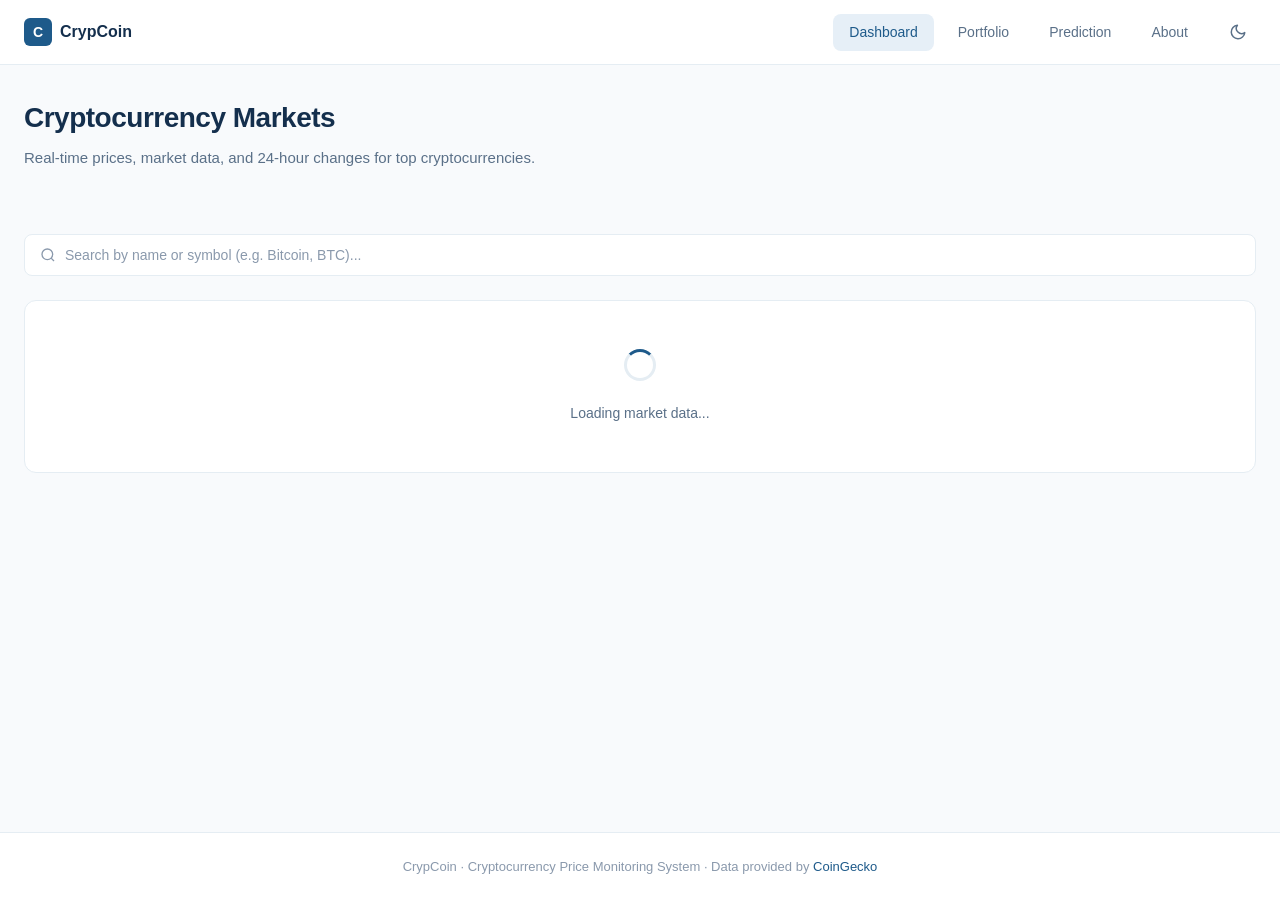
<file: crypto-app/index.html>
<!DOCTYPE html>
<html lang="en">
<head>
    <meta charset="UTF-8">
    <meta name="viewport" content="width=device-width, initial-scale=1.0">
    <title>CrypCoin — Cryptocurrency Price Monitor</title>
    <meta name="description" content="Real-time cryptocurrency prices, technical analysis, prediction, and portfolio tracking.">
    <link rel="stylesheet" href="css/styles.css">

    <!-- Apply saved theme immediately to avoid a flash of light theme on load.
         This tiny inline script runs before the body renders. -->
    <script>
        (function () {
            try {
                var saved = localStorage.getItem('crypcoin-theme');
                if (saved === 'dark') {
                    document.documentElement.setAttribute('data-theme', 'dark');
                }
            } catch (e) { /* localStorage blocked — default to light */ }
        })();
    </script>
</head>
<body>

    <!-- ============ Site header ============ -->
    <header class="site-header">
        <div class="header-container">
            <a href="index.html" class="logo">
                <span class="logo-mark">C</span>
                <span>CrypCoin</span>
            </a>
            <nav class="main-nav">
                <a href="index.html" class="nav-link">Dashboard</a>
                <a href="pages/portfolio.html" class="nav-link">Portfolio</a>
                <a href="pages/prediction.html" class="nav-link">Prediction</a>
                <a href="pages/about.html" class="nav-link">About</a>

                <!-- Theme toggle: SVG icons drawn from scratch.
                     Sun shows in dark mode (click to go light).
                     Moon shows in light mode (click to go dark). -->
                <button id="theme-toggle" class="theme-toggle"
                        aria-label="Toggle light or dark theme" title="Toggle theme">
                    <!-- Sun icon: a circle with eight rays -->
                    <svg class="icon-sun" viewBox="0 0 24 24" fill="none"
                         stroke="currentColor" stroke-width="2"
                         stroke-linecap="round" stroke-linejoin="round">
                        <circle cx="12" cy="12" r="4"/>
                        <line x1="12" y1="2"  x2="12" y2="4"/>
                        <line x1="12" y1="20" x2="12" y2="22"/>
                        <line x1="2"  y1="12" x2="4"  y2="12"/>
                        <line x1="20" y1="12" x2="22" y2="12"/>
                        <line x1="4.93"  y1="4.93"  x2="6.34"  y2="6.34"/>
                        <line x1="17.66" y1="17.66" x2="19.07" y2="19.07"/>
                        <line x1="4.93"  y1="19.07" x2="6.34"  y2="17.66"/>
                        <line x1="17.66" y1="6.34"  x2="19.07" y2="4.93"/>
                    </svg>
                    <!-- Moon icon: a crescent shape drawn with a single path -->
                    <svg class="icon-moon" viewBox="0 0 24 24" fill="none"
                         stroke="currentColor" stroke-width="2"
                         stroke-linecap="round" stroke-linejoin="round">
                        <path d="M21 12.79A9 9 0 1 1 11.21 3 7 7 0 0 0 21 12.79z"/>
                    </svg>
                </button>
            </nav>
        </div>
    </header>

    <!-- ============ Main content ============ -->
    <main class="page-container">

        <div class="page-header">
            <h1 class="page-title">Cryptocurrency Markets</h1>
            <p class="page-subtitle">Real-time prices, market data, and 24-hour changes for top cryptocurrencies.</p>
        </div>

        <!-- Global market stats -->
        <div id="global-stats" class="stat-grid"
             aria-live="polite" aria-label="Global market statistics">
            <!-- Populated by dashboard.js -->
        </div>

        <!-- Search -->
        <div class="search-wrapper" role="search">
            <svg class="search-icon" viewBox="0 0 24 24" fill="none" stroke="currentColor" stroke-width="2"
                 aria-hidden="true">
                <circle cx="11" cy="11" r="8"></circle>
                <line x1="21" y1="21" x2="16.65" y2="16.65"></line>
            </svg>
            <input type="text" id="search-input" class="search-input"
                   placeholder="Search by name or symbol (e.g. Bitcoin, BTC)..."
                   aria-label="Search cryptocurrencies by name or symbol"
                   autocomplete="off">
        </div>

        <!-- Coin table -->
        <div class="coin-table-wrapper">
            <table class="coin-table">
                <thead>
                    <tr>
                        <th>#</th>
                        <th>Name</th>
                        <th class="numeric">Price</th>
                        <th class="numeric">24h %</th>
                        <th class="numeric hide-mobile">Market cap</th>
                        <th class="numeric hide-mobile">Volume (24h)</th>
                    </tr>
                </thead>
                <tbody id="coin-table-body"
                       aria-live="polite" aria-label="Cryptocurrency prices">
                    <!-- Populated by dashboard.js -->
                </tbody>
            </table>
        </div>

    </main>

    <!-- ============ Footer ============ -->
    <footer class="site-footer">
        <p>CrypCoin &middot; Cryptocurrency Price Monitoring System &middot;
           Data provided by <a href="https://www.coingecko.com/" target="_blank" rel="noopener">CoinGecko</a></p>
    </footer>

    <!-- ============ Scripts (loaded in dependency order) ============ -->
    <script src="js/theme.js"></script>
    <script src="js/utils.js"></script>
    <script src="js/api.js"></script>
    <script src="js/dashboard.js"></script>
</body>
</html>
</file>
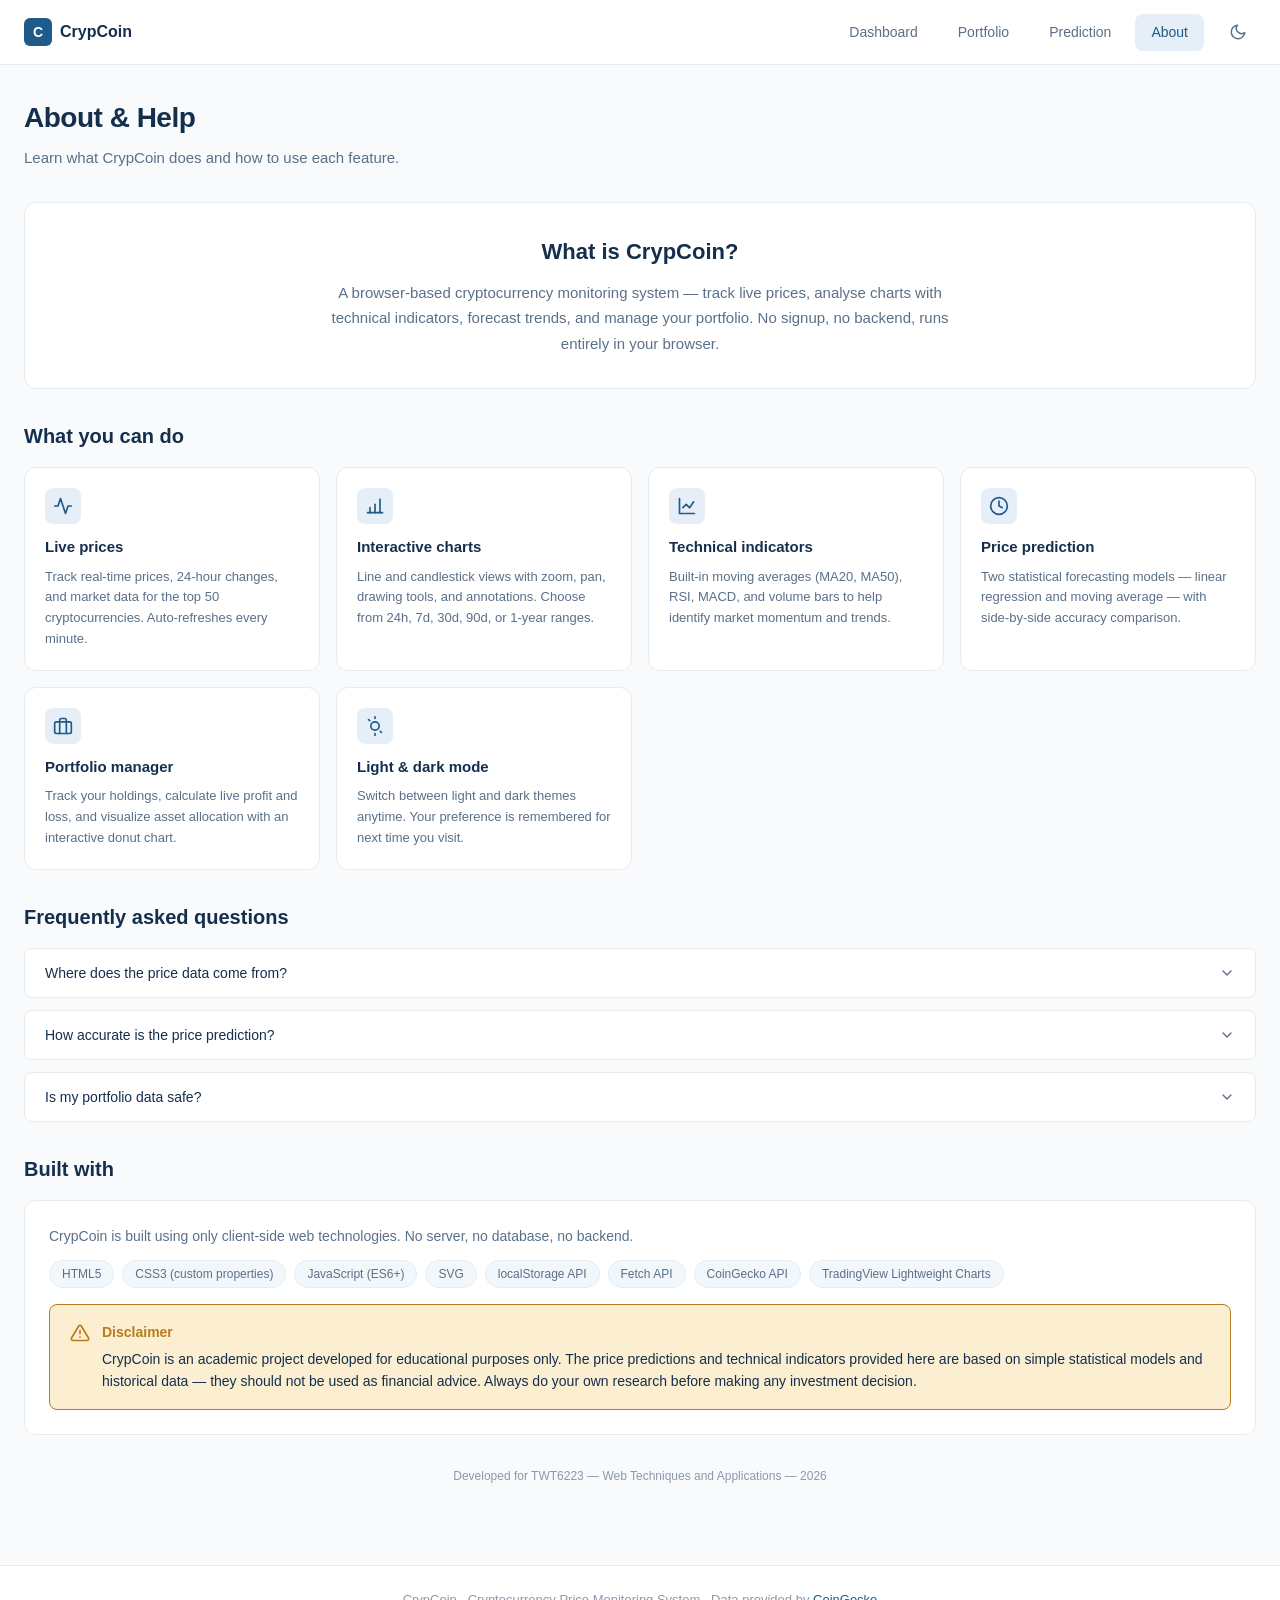
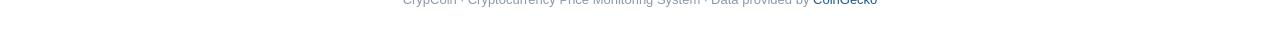
<file: crypto-app/pages/about.html>
<!DOCTYPE html>
<html lang="en">
<head>
    <meta charset="UTF-8">
    <meta name="viewport" content="width=device-width, initial-scale=1.0">
    <title>About &amp; Help — CrypCoin</title>
    <link rel="stylesheet" href="../css/styles.css">

    <!-- Apply saved theme immediately to avoid a flash of light theme on load -->
    <script>
        (function () {
            try {
                var saved = localStorage.getItem('crypcoin-theme');
                if (saved === 'dark') {
                    document.documentElement.setAttribute('data-theme', 'dark');
                }
            } catch (e) { /* localStorage blocked — default to light */ }
        })();
    </script>
</head>
<body>

    <!-- ============ Site header ============ -->
    <header class="site-header">
        <div class="header-container">
            <a href="../index.html" class="logo">
                <span class="logo-mark">C</span>
                <span>CrypCoin</span>
            </a>
            <nav class="main-nav">
                <a href="../index.html" class="nav-link">Dashboard</a>
                <a href="portfolio.html" class="nav-link">Portfolio</a>
                <a href="prediction.html" class="nav-link">Prediction</a>
                <a href="about.html" class="nav-link">About</a>

                <!-- Theme toggle: SVG icons drawn from scratch -->
                <button id="theme-toggle" class="theme-toggle"
                        aria-label="Toggle light or dark theme" title="Toggle theme">
                    <svg class="icon-sun" viewBox="0 0 24 24" fill="none"
                         stroke="currentColor" stroke-width="2"
                         stroke-linecap="round" stroke-linejoin="round">
                        <circle cx="12" cy="12" r="4"/>
                        <line x1="12" y1="2"  x2="12" y2="4"/>
                        <line x1="12" y1="20" x2="12" y2="22"/>
                        <line x1="2"  y1="12" x2="4"  y2="12"/>
                        <line x1="20" y1="12" x2="22" y2="12"/>
                        <line x1="4.93"  y1="4.93"  x2="6.34"  y2="6.34"/>
                        <line x1="17.66" y1="17.66" x2="19.07" y2="19.07"/>
                        <line x1="4.93"  y1="19.07" x2="6.34"  y2="17.66"/>
                        <line x1="17.66" y1="6.34"  x2="19.07" y2="4.93"/>
                    </svg>
                    <svg class="icon-moon" viewBox="0 0 24 24" fill="none"
                         stroke="currentColor" stroke-width="2"
                         stroke-linecap="round" stroke-linejoin="round">
                        <path d="M21 12.79A9 9 0 1 1 11.21 3 7 7 0 0 0 21 12.79z"/>
                    </svg>
                </button>
            </nav>
        </div>
    </header>

    <!-- ============ Main content ============ -->
    <main class="page-container">

        <div class="page-header">
            <h1 class="page-title">About &amp; Help</h1>
            <p class="page-subtitle">Learn what CrypCoin does and how to use each feature.</p>
        </div>

        <!-- ===== Hero / Intro ===== -->
        <div class="about-hero">
            <h2>What is CrypCoin?</h2>
            <p>
                A browser-based cryptocurrency monitoring system — track live prices,
                analyse charts with technical indicators, forecast trends, and manage
                your portfolio. No signup, no backend, runs entirely in your browser.
            </p>
        </div>

        <!-- ===== Features overview ===== -->
        <h2 class="section-title">What you can do</h2>
        <div class="feature-grid">
            <!-- Feature 1: Live Prices -->
            <div class="feature-card">
                <div class="feature-icon">
                    <svg viewBox="0 0 24 24" fill="none" stroke="currentColor" stroke-width="2"
                         stroke-linecap="round" stroke-linejoin="round">
                        <polyline points="22 12 18 12 15 21 9 3 6 12 2 12"/>
                    </svg>
                </div>
                <div class="feature-title">Live prices</div>
                <p class="feature-desc">
                    Track real-time prices, 24-hour changes, and market data for the
                    top 50 cryptocurrencies. Auto-refreshes every minute.
                </p>
            </div>

            <!-- Feature 2: Charts -->
            <div class="feature-card">
                <div class="feature-icon">
                    <svg viewBox="0 0 24 24" fill="none" stroke="currentColor" stroke-width="2"
                         stroke-linecap="round" stroke-linejoin="round">
                        <line x1="12" y1="20" x2="12" y2="10"/>
                        <line x1="18" y1="20" x2="18" y2="4"/>
                        <line x1="6"  y1="20" x2="6"  y2="14"/>
                        <line x1="3"  y1="20" x2="21" y2="20"/>
                    </svg>
                </div>
                <div class="feature-title">Interactive charts</div>
                <p class="feature-desc">
                    Line and candlestick views with zoom, pan, drawing tools, and
                    annotations. Choose from 24h, 7d, 30d, 90d, or 1-year ranges.
                </p>
            </div>

            <!-- Feature 3: Indicators -->
            <div class="feature-card">
                <div class="feature-icon">
                    <svg viewBox="0 0 24 24" fill="none" stroke="currentColor" stroke-width="2"
                         stroke-linecap="round" stroke-linejoin="round">
                        <path d="M3 3v18h18"/>
                        <path d="M7 14l4-4 4 4 5-7"/>
                    </svg>
                </div>
                <div class="feature-title">Technical indicators</div>
                <p class="feature-desc">
                    Built-in moving averages (MA20, MA50), RSI, MACD, and volume bars
                    to help identify market momentum and trends.
                </p>
            </div>

            <!-- Feature 4: Prediction -->
            <div class="feature-card">
                <div class="feature-icon">
                    <svg viewBox="0 0 24 24" fill="none" stroke="currentColor" stroke-width="2"
                         stroke-linecap="round" stroke-linejoin="round">
                        <circle cx="12" cy="12" r="10"/>
                        <polyline points="12 6 12 12 16 14"/>
                    </svg>
                </div>
                <div class="feature-title">Price prediction</div>
                <p class="feature-desc">
                    Two statistical forecasting models &mdash; linear regression and
                    moving average &mdash; with side-by-side accuracy comparison.
                </p>
            </div>

            <!-- Feature 5: Portfolio -->
            <div class="feature-card">
                <div class="feature-icon">
                    <svg viewBox="0 0 24 24" fill="none" stroke="currentColor" stroke-width="2"
                         stroke-linecap="round" stroke-linejoin="round">
                        <rect x="2" y="7" width="20" height="14" rx="2" ry="2"/>
                        <path d="M16 21V5a2 2 0 0 0-2-2h-4a2 2 0 0 0-2 2v16"/>
                    </svg>
                </div>
                <div class="feature-title">Portfolio manager</div>
                <p class="feature-desc">
                    Track your holdings, calculate live profit and loss, and visualize
                    asset allocation with an interactive donut chart.
                </p>
            </div>

            <!-- Feature 6: Themes -->
            <div class="feature-card">
                <div class="feature-icon">
                    <svg viewBox="0 0 24 24" fill="none" stroke="currentColor" stroke-width="2"
                         stroke-linecap="round" stroke-linejoin="round">
                        <circle cx="12" cy="12" r="5"/>
                        <line x1="12" y1="1" x2="12" y2="3"/>
                        <line x1="12" y1="21" x2="12" y2="23"/>
                        <line x1="4.22" y1="4.22" x2="5.64" y2="5.64"/>
                        <line x1="18.36" y1="18.36" x2="19.78" y2="19.78"/>
                    </svg>
                </div>
                <div class="feature-title">Light &amp; dark mode</div>
                <p class="feature-desc">
                    Switch between light and dark themes anytime. Your preference is
                    remembered for next time you visit.
                </p>
            </div>
        </div>

        <!-- ===== FAQ ===== -->
        <h2 class="section-title">Frequently asked questions</h2>
        <ul class="faq-list">

            <li class="faq-item">
                <button class="faq-question">
                    Where does the price data come from?
                    <svg class="faq-toggle-icon" viewBox="0 0 24 24" fill="none"
                         stroke="currentColor" stroke-width="2"
                         stroke-linecap="round" stroke-linejoin="round">
                        <polyline points="6 9 12 15 18 9"/>
                    </svg>
                </button>
                <div class="faq-answer">
                    All data comes from the <a href="https://www.coingecko.com/" target="_blank" rel="noopener">CoinGecko</a>
                    public API, which aggregates prices from hundreds of exchanges and updates every 1&ndash;2 minutes.
                </div>
            </li>

            <li class="faq-item">
                <button class="faq-question">
                    How accurate is the price prediction?
                    <svg class="faq-toggle-icon" viewBox="0 0 24 24" fill="none"
                         stroke="currentColor" stroke-width="2"
                         stroke-linecap="round" stroke-linejoin="round">
                        <polyline points="6 9 12 15 18 9"/>
                    </svg>
                </button>
                <div class="faq-answer">
                    Linear regression and moving average are simple statistical models based on historical data only.
                    They cannot account for news or market sentiment.
                    <strong>Not financial advice.</strong>
                </div>
            </li>

            <li class="faq-item">
                <button class="faq-question">
                    Is my portfolio data safe?
                    <svg class="faq-toggle-icon" viewBox="0 0 24 24" fill="none"
                         stroke="currentColor" stroke-width="2"
                         stroke-linecap="round" stroke-linejoin="round">
                        <polyline points="6 9 12 15 18 9"/>
                    </svg>
                </button>
                <div class="faq-answer">
                    All portfolio data is stored locally in your browser via localStorage. Nothing is sent to any server.
                    No signup, no account, no cloud sync.
                </div>
            </li>

        </ul>

        <!-- ===== Tech stack ===== -->
        <h2 class="section-title">Built with</h2>
        <div class="card">
            <p style="color: var(--text-secondary); font-size: 14px; line-height: 1.7;">
                CrypCoin is built using only client-side web technologies. No
                server, no database, no backend.
            </p>
            <div class="tech-stack">
                <span class="tech-pill">HTML5</span>
                <span class="tech-pill">CSS3 (custom properties)</span>
                <span class="tech-pill">JavaScript (ES6+)</span>
                <span class="tech-pill">SVG</span>
                <span class="tech-pill">localStorage API</span>
                <span class="tech-pill">Fetch API</span>
                <span class="tech-pill">CoinGecko API</span>
                <span class="tech-pill">TradingView Lightweight Charts</span>
            </div>

            <!-- Disclaimer -->
            <div class="disclaimer">
                <svg viewBox="0 0 24 24" fill="none" stroke="currentColor" stroke-width="2"
                     stroke-linecap="round" stroke-linejoin="round">
                    <path d="M10.29 3.86L1.82 18a2 2 0 0 0 1.71 3h16.94a2 2 0 0 0 1.71-3L13.71 3.86a2 2 0 0 0-3.42 0z"/>
                    <line x1="12" y1="9"  x2="12" y2="13"/>
                    <line x1="12" y1="17" x2="12.01" y2="17"/>
                </svg>
                <div>
                    <strong>Disclaimer</strong>
                    CrypCoin is an academic project developed for educational purposes
                    only. The price predictions and technical indicators provided here
                    are based on simple statistical models and historical data &mdash;
                    they should not be used as financial advice. Always do your own
                    research before making any investment decision.
                </div>
            </div>
        </div>

        <!-- Course context -->
        <p style="text-align: center; color: var(--text-tertiary); font-size: 12px; margin-top: var(--space-8);">
            Developed for TWT6223 &mdash; Web Techniques and Applications &mdash; 2026
        </p>

    </main>

    <!-- ============ Footer ============ -->
    <footer class="site-footer">
        <p>CrypCoin &middot; Cryptocurrency Price Monitoring System &middot;
           Data provided by <a href="https://www.coingecko.com/" target="_blank" rel="noopener">CoinGecko</a></p>
    </footer>

    <!-- ============ Application scripts ============ -->
    <script src="../js/theme.js"></script>
    <script src="../js/utils.js"></script>
    <script src="../js/about.js"></script>
</body>
</html>
</file>
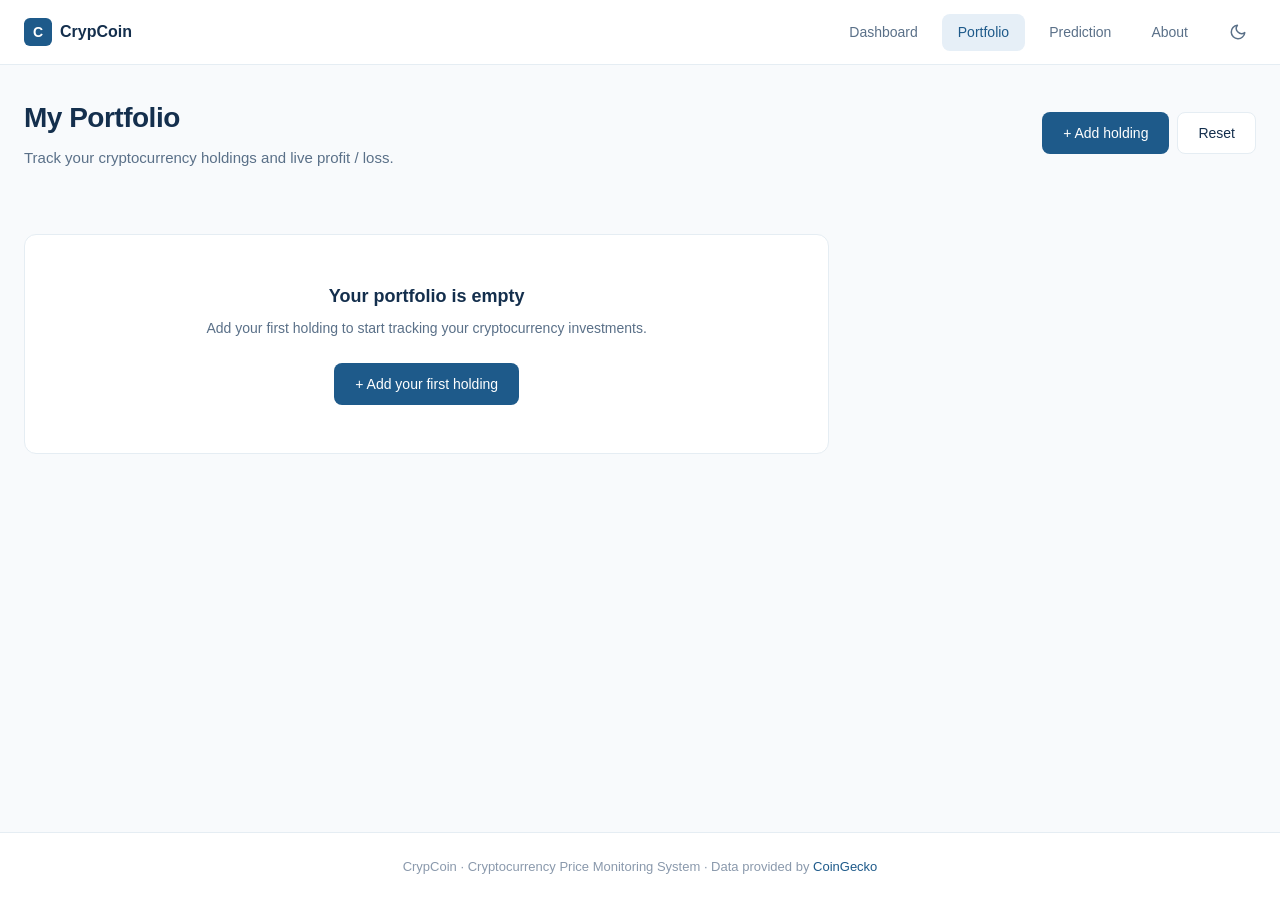
<file: crypto-app/pages/portfolio.html>
<!DOCTYPE html>
<html lang="en">
<head>
    <meta charset="UTF-8">
    <meta name="viewport" content="width=device-width, initial-scale=1.0">
    <title>Portfolio — CrypCoin</title>
    <link rel="stylesheet" href="../css/styles.css">

    <!-- Apply saved theme immediately to avoid a flash of light theme on load -->
    <script>
        (function () {
            try {
                var saved = localStorage.getItem('crypcoin-theme');
                if (saved === 'dark') {
                    document.documentElement.setAttribute('data-theme', 'dark');
                }
            } catch (e) { /* localStorage blocked — default to light */ }
        })();
    </script>
</head>
<body>

    <!-- ============ Site header ============ -->
    <header class="site-header">
        <div class="header-container">
            <a href="../index.html" class="logo">
                <span class="logo-mark">C</span>
                <span>CrypCoin</span>
            </a>
            <nav class="main-nav">
                <a href="../index.html" class="nav-link">Dashboard</a>
                <a href="portfolio.html" class="nav-link">Portfolio</a>
                <a href="prediction.html" class="nav-link">Prediction</a>
                <a href="about.html" class="nav-link">About</a>

                <!-- Theme toggle: SVG icons drawn from scratch -->
                <button id="theme-toggle" class="theme-toggle"
                        aria-label="Toggle light or dark theme" title="Toggle theme">
                    <svg class="icon-sun" viewBox="0 0 24 24" fill="none"
                         stroke="currentColor" stroke-width="2"
                         stroke-linecap="round" stroke-linejoin="round">
                        <circle cx="12" cy="12" r="4"/>
                        <line x1="12" y1="2"  x2="12" y2="4"/>
                        <line x1="12" y1="20" x2="12" y2="22"/>
                        <line x1="2"  y1="12" x2="4"  y2="12"/>
                        <line x1="20" y1="12" x2="22" y2="12"/>
                        <line x1="4.93"  y1="4.93"  x2="6.34"  y2="6.34"/>
                        <line x1="17.66" y1="17.66" x2="19.07" y2="19.07"/>
                        <line x1="4.93"  y1="19.07" x2="6.34"  y2="17.66"/>
                        <line x1="17.66" y1="6.34"  x2="19.07" y2="4.93"/>
                    </svg>
                    <svg class="icon-moon" viewBox="0 0 24 24" fill="none"
                         stroke="currentColor" stroke-width="2"
                         stroke-linecap="round" stroke-linejoin="round">
                        <path d="M21 12.79A9 9 0 1 1 11.21 3 7 7 0 0 0 21 12.79z"/>
                    </svg>
                </button>
            </nav>
        </div>
    </header>

    <!-- ============ Main content ============ -->
    <main class="page-container">

        <div class="page-header">
            <div style="display:flex; align-items:center; justify-content:space-between; flex-wrap:wrap; gap: 12px;">
                <div>
                    <h1 class="page-title">My Portfolio</h1>
                    <p class="page-subtitle">Track your cryptocurrency holdings and live profit / loss.</p>
                </div>
                <div style="display:flex; gap: 8px;">
                    <button id="add-holding-btn" class="btn btn-primary">+ Add holding</button>
                    <button id="reset-portfolio-btn" class="btn btn-secondary">Reset</button>
                </div>
            </div>
        </div>

        <!-- Summary stats -->
        <div id="summary-stats" class="stat-grid"
             aria-live="polite" aria-label="Portfolio summary statistics"></div>

        <!-- Two-column section: holdings table + allocation donut -->
        <div class="portfolio-summary">
            <div id="holdings-section" aria-live="polite" aria-label="Holdings list"></div>
            <div id="allocation-section" aria-live="polite" aria-label="Portfolio allocation chart"></div>
        </div>

    </main>

    <!-- ============ Footer ============ -->
    <footer class="site-footer">
        <p>CrypCoin &middot; Cryptocurrency Price Monitoring System &middot;
           Data provided by <a href="https://www.coingecko.com/" target="_blank" rel="noopener">CoinGecko</a></p>
    </footer>

    <!-- ============ Application scripts (load order matters) ============ -->
    <script src="../js/theme.js"></script>
    <script src="../js/utils.js"></script>
    <script src="../js/api.js"></script>
    <script src="../js/storage.js"></script>
    <script src="../js/portfolio-render.js"></script>
    <script src="../js/portfolio.js"></script>
</body>
</html>
</file>
<file: crypto-app/css/styles.css>
/* ==========================================================================
   Cryptocurrency Price Monitoring System — Main Stylesheet
   Design palette: Arctic Ice (Option B)
   ========================================================================== */


/* --------------------------------------------------------------------------
   1. Design tokens (CSS variables)
   All colors, spacing, fonts in one place. Edit here to update entire site.
   -------------------------------------------------------------------------- */
:root {
    /* Backgrounds */
    --bg-page: #F8FAFC;
    --bg-card: #FFFFFF;
    --bg-hover: #F2F7FB;
    --bg-input: #FFFFFF;

    /* Text */
    --text-primary: #142F4D;
    --text-secondary: #5A7088;
    --text-tertiary: #8A99AC;
    --text-inverse: #FFFFFF;

    /* Accent (Arctic blue) */
    --accent: #1E5A8A;
    --accent-light: #3B85C4;
    --accent-bg: #E6EFF7;

    /* Semantic */
    --success: #2E6B3F;
    --success-bg: #DCEBDC;
    --danger: #B23A3A;
    --danger-bg: #F7E0E0;
    --warning: #B87B1F;
    --warning-bg: #FBEED1;

    /* Borders */
    --border-light: #E5EDF3;
    --border-medium: #D0DCE7;
    --border-strong: #A8BACB;

    /* Spacing */
    --space-1: 4px;
    --space-2: 8px;
    --space-3: 12px;
    --space-4: 16px;
    --space-5: 20px;
    --space-6: 24px;
    --space-8: 32px;
    --space-10: 40px;
    --space-12: 48px;

    /* Radius */
    --radius-sm: 6px;
    --radius-md: 8px;
    --radius-lg: 12px;
    --radius-full: 999px;

    /* Typography */
    --font-sans: -apple-system, BlinkMacSystemFont, "Segoe UI", Roboto,
                 "Helvetica Neue", Arial, sans-serif;
    --font-mono: "SF Mono", Monaco, Consolas, "Courier New", monospace;

    /* Transitions */
    --transition-fast: 0.15s ease;
    --transition-base: 0.25s ease;

    /* Shadows */
    --shadow-sm: 0 1px 2px rgba(20, 47, 77, 0.04);
    --shadow-md: 0 2px 8px rgba(20, 47, 77, 0.06);
}


/* --------------------------------------------------------------------------
   1b. Dark mode overrides
   When the <html> element has the attribute data-theme="dark", these
   variables override the defaults defined in :root above. Because every
   color in the app references a CSS variable, switching themes is instant.
   -------------------------------------------------------------------------- */
html[data-theme="dark"] {
    /* Backgrounds — deep navy, NOT pure black (research shows pure black
       causes excessive contrast and eye strain) */
    --bg-page: #0F1B2D;
    --bg-card: #162338;
    --bg-hover: #1E2D45;
    --bg-input: #1E2D45;

    /* Text */
    --text-primary:   #E8EEF5;
    --text-secondary: #A0B0C5;
    --text-tertiary:  #6F8198;
    --text-inverse:   #0F1B2D;

    /* Accent — slightly brighter blue for dark backgrounds */
    --accent:       #5BA3DD;
    --accent-light: #7DBBE8;
    --accent-bg:    rgba(91, 163, 221, 0.15);

    /* Semantic — desaturated for dark backgrounds (Material Design guideline) */
    --success:    #6FAF7E;
    --success-bg: rgba(111, 175, 126, 0.15);
    --danger:     #D67878;
    --danger-bg:  rgba(214, 120, 120, 0.15);
    --warning:    #DDA651;
    --warning-bg: rgba(221, 166, 81, 0.15);

    /* Borders */
    --border-light:  #243450;
    --border-medium: #324562;
    --border-strong: #4A5F7E;

    /* Shadows — slightly darker on dark backgrounds */
    --shadow-sm: 0 1px 2px rgba(0, 0, 0, 0.20);
    --shadow-md: 0 2px 8px rgba(0, 0, 0, 0.25);
}


/* --------------------------------------------------------------------------
   1c. Theme toggle button
   -------------------------------------------------------------------------- */
.theme-toggle {
    width: 36px;
    height: 36px;
    border-radius: var(--radius-md);
    background: transparent;
    color: var(--text-secondary);
    display: flex;
    align-items: center;
    justify-content: center;
    transition: all var(--transition-fast);
    margin-left: var(--space-2);
}

.theme-toggle:hover {
    background: var(--bg-hover);
    color: var(--text-primary);
}

.theme-toggle svg {
    width: 18px;
    height: 18px;
}

/* Show sun icon when in dark mode (so user clicks it to go to light mode),
   show moon icon when in light mode (so user clicks it to go to dark mode) */
.theme-toggle .icon-sun  { display: none; }
.theme-toggle .icon-moon { display: block; }
html[data-theme="dark"] .theme-toggle .icon-sun  { display: block; }
html[data-theme="dark"] .theme-toggle .icon-moon { display: none; }


/* --------------------------------------------------------------------------
   2. Reset and base
   -------------------------------------------------------------------------- */
*, *::before, *::after { box-sizing: border-box; margin: 0; padding: 0; }

html { font-size: 16px; scroll-behavior: smooth; }

body {
    font-family: var(--font-sans);
    font-size: 14px;
    line-height: 1.5;
    color: var(--text-primary);
    background-color: var(--bg-page);
    -webkit-font-smoothing: antialiased;
    min-height: 100vh;
    display: flex;
    flex-direction: column;
}

a { color: var(--accent); text-decoration: none; transition: color var(--transition-fast); }
a:hover { color: var(--accent-light); }

button { font-family: inherit; cursor: pointer; border: none; background: none; }
input, select, textarea { font-family: inherit; font-size: inherit; }


/* --------------------------------------------------------------------------
   3. Header / Navigation
   -------------------------------------------------------------------------- */
.site-header {
    background-color: var(--bg-card);
    border-bottom: 1px solid var(--border-light);
    position: sticky;
    top: 0;
    z-index: 100;
}

.header-container {
    max-width: 1280px;
    margin: 0 auto;
    padding: 0 var(--space-6);
    display: flex;
    align-items: center;
    justify-content: space-between;
    height: 64px;
}

.logo {
    display: flex;
    align-items: center;
    gap: var(--space-2);
    font-size: 16px;
    font-weight: 600;
    color: var(--text-primary);
}

.logo-mark {
    width: 28px;
    height: 28px;
    border-radius: var(--radius-sm);
    background: var(--accent);
    display: flex;
    align-items: center;
    justify-content: center;
    color: var(--text-inverse);
    font-weight: 700;
    font-size: 14px;
}

.main-nav { display: flex; gap: var(--space-2); }

.nav-link {
    padding: var(--space-2) var(--space-4);
    border-radius: var(--radius-md);
    font-size: 14px;
    font-weight: 500;
    color: var(--text-secondary);
    transition: all var(--transition-fast);
}

.nav-link:hover { background-color: var(--bg-hover); color: var(--text-primary); }
.nav-link.active { background-color: var(--accent-bg); color: var(--accent); }


/* --------------------------------------------------------------------------
   4. Layout containers
   -------------------------------------------------------------------------- */
.page-container {
    max-width: 1280px;
    margin: 0 auto;
    padding: var(--space-8) var(--space-6);
    width: 100%;
    flex: 1;
}

.page-header { margin-bottom: var(--space-8); }

.page-title {
    font-size: 28px;
    font-weight: 600;
    color: var(--text-primary);
    margin-bottom: var(--space-2);
    letter-spacing: -0.5px;
}

.page-subtitle { font-size: 15px; color: var(--text-secondary); }


/* --------------------------------------------------------------------------
   5. Cards
   -------------------------------------------------------------------------- */
.card {
    background-color: var(--bg-card);
    border: 1px solid var(--border-light);
    border-radius: var(--radius-lg);
    padding: var(--space-6);
    transition: border-color var(--transition-fast);
}

.card:hover { border-color: var(--border-medium); }

.card-header {
    display: flex;
    align-items: center;
    justify-content: space-between;
    margin-bottom: var(--space-4);
    padding-bottom: var(--space-4);
    border-bottom: 1px solid var(--border-light);
    flex-wrap: wrap;
    gap: var(--space-3);
}

.card-title { font-size: 16px; font-weight: 600; color: var(--text-primary); }


/* --------------------------------------------------------------------------
   6. Stat / Metric cards
   -------------------------------------------------------------------------- */
.stat-grid {
    display: grid;
    grid-template-columns: repeat(auto-fit, minmax(200px, 1fr));
    gap: var(--space-4);
    margin-bottom: var(--space-8);
}

.stat-card {
    background: var(--bg-card);
    border: 1px solid var(--border-light);
    border-radius: var(--radius-lg);
    padding: var(--space-5);
}

.stat-label {
    font-size: 12px;
    font-weight: 500;
    color: var(--text-secondary);
    text-transform: uppercase;
    letter-spacing: 0.5px;
    margin-bottom: var(--space-2);
}

.stat-value {
    font-size: 24px;
    font-weight: 600;
    color: var(--text-primary);
    margin-bottom: var(--space-1);
}

.stat-change { font-size: 13px; font-weight: 500; }
.stat-change.positive { color: var(--success); }
.stat-change.negative { color: var(--danger); }


/* --------------------------------------------------------------------------
   7. Search bar
   -------------------------------------------------------------------------- */
.search-wrapper { position: relative; margin-bottom: var(--space-6); }

.search-input {
    width: 100%;
    padding: var(--space-3) var(--space-4) var(--space-3) var(--space-10);
    border: 1px solid var(--border-light);
    border-radius: var(--radius-md);
    background: var(--bg-input);
    font-size: 14px;
    color: var(--text-primary);
    transition: all var(--transition-fast);
}

.search-input:focus {
    outline: none;
    border-color: var(--accent);
    box-shadow: 0 0 0 3px var(--accent-bg);
}

.search-input::placeholder { color: var(--text-tertiary); }

.search-icon {
    position: absolute;
    left: var(--space-4);
    top: 50%;
    transform: translateY(-50%);
    width: 16px;
    height: 16px;
    color: var(--text-tertiary);
    pointer-events: none;
}


/* --------------------------------------------------------------------------
   8. Coin table
   -------------------------------------------------------------------------- */
.coin-table-wrapper {
    background: var(--bg-card);
    border: 1px solid var(--border-light);
    border-radius: var(--radius-lg);
    overflow: hidden;
}

.coin-table { width: 100%; border-collapse: collapse; }

.coin-table thead {
    background: var(--bg-hover);
    border-bottom: 1px solid var(--border-light);
}

.coin-table th {
    padding: var(--space-3) var(--space-4);
    text-align: left;
    font-size: 12px;
    font-weight: 500;
    color: var(--text-secondary);
    text-transform: uppercase;
    letter-spacing: 0.5px;
}

.coin-table th.numeric, .coin-table td.numeric { text-align: right; }

.coin-table td {
    padding: var(--space-4);
    border-bottom: 1px solid var(--border-light);
    font-size: 14px;
    color: var(--text-primary);
    vertical-align: middle;
}

.coin-table tr:last-child td { border-bottom: none; }

.coin-table tbody tr {
    cursor: pointer;
    transition: background var(--transition-fast);
}

.coin-table tbody tr:hover { background: var(--bg-hover); }

.coin-name-cell {
    display: flex;
    align-items: center;
    gap: var(--space-3);
}

.coin-icon {
    width: 28px;
    height: 28px;
    border-radius: 50%;
    background: var(--bg-hover);
}

.coin-name { font-weight: 500; color: var(--text-primary); }

.coin-symbol {
    font-size: 12px;
    color: var(--text-secondary);
    text-transform: uppercase;
    margin-left: var(--space-2);
}

.price-change {
    font-weight: 500;
    padding: 2px var(--space-2);
    border-radius: var(--radius-sm);
    font-size: 13px;
    display: inline-block;
    white-space: nowrap;    /* prevent +/- sign from wrapping on narrow screens */
}

.price-change.positive { color: var(--success); background: var(--success-bg); }
.price-change.negative { color: var(--danger); background: var(--danger-bg); }


/* --------------------------------------------------------------------------
   9. Buttons
   -------------------------------------------------------------------------- */
.btn {
    display: inline-flex;
    align-items: center;
    justify-content: center;
    gap: var(--space-2);
    padding: var(--space-3) var(--space-5);
    border-radius: var(--radius-md);
    font-size: 14px;
    font-weight: 500;
    transition: all var(--transition-fast);
    border: 1px solid transparent;
    cursor: pointer;
}

.btn-primary { background: var(--accent); color: var(--text-inverse); }
.btn-primary:hover { background: var(--accent-light); }

.btn-secondary {
    background: var(--bg-card);
    color: var(--text-primary);
    border-color: var(--border-light);
}
.btn-secondary:hover { border-color: var(--border-medium); background: var(--bg-hover); }

.btn-danger { background: var(--danger-bg); color: var(--danger); }
.btn-danger:hover { background: #F0CECE; }

.btn-sm { padding: var(--space-2) var(--space-3); font-size: 13px; }


/* --------------------------------------------------------------------------
   10. Loading / error / empty states
   -------------------------------------------------------------------------- */
.loading-state, .error-state, .empty-state {
    padding: var(--space-12) var(--space-6);
    text-align: center;
    color: var(--text-secondary);
}

.loading-spinner {
    display: inline-block;
    width: 32px;
    height: 32px;
    border: 3px solid var(--border-light);
    border-top-color: var(--accent);
    border-radius: 50%;
    animation: spin 0.8s linear infinite;
    margin-bottom: var(--space-4);
}

@keyframes spin { to { transform: rotate(360deg); } }

.error-state .error-icon { font-size: 32px; margin-bottom: var(--space-3); color: var(--danger); }


/* --------------------------------------------------------------------------
   11. Toast notifications
   -------------------------------------------------------------------------- */
.toast-container {
    position: fixed;
    bottom: var(--space-6);
    right: var(--space-6);
    z-index: 1000;
    display: flex;
    flex-direction: column;
    gap: var(--space-2);
}

.toast {
    background: var(--bg-card);
    border: 1px solid var(--border-light);
    border-radius: var(--radius-md);
    padding: var(--space-3) var(--space-4);
    box-shadow: var(--shadow-md);
    font-size: 14px;
    min-width: 240px;
    animation: slideIn 0.25s ease;
}

.toast.success { border-left: 3px solid var(--success); }
.toast.error   { border-left: 3px solid var(--danger); }
.toast.warning { border-left: 3px solid var(--warning); }

@keyframes slideIn {
    from { transform: translateX(100%); opacity: 0; }
    to   { transform: translateX(0); opacity: 1; }
}


/* --------------------------------------------------------------------------
   12. Footer
   -------------------------------------------------------------------------- */
.site-footer {
    border-top: 1px solid var(--border-light);
    background: var(--bg-card);
    padding: var(--space-6);
    text-align: center;
    font-size: 13px;
    color: var(--text-tertiary);
    margin-top: var(--space-12);
}


/* --------------------------------------------------------------------------
   13. Chart-page-specific styles
   -------------------------------------------------------------------------- */
.coin-detail-header {
    display: flex;
    align-items: center;
    gap: var(--space-4);
    margin-bottom: var(--space-6);
    flex-wrap: wrap;
}

.coin-detail-icon {
    width: 48px;
    height: 48px;
    border-radius: 50%;
    background: var(--bg-hover);
}

.coin-detail-name {
    font-size: 24px;
    font-weight: 600;
    color: var(--text-primary);
}

.coin-detail-price {
    font-size: 32px;
    font-weight: 700;
    color: var(--text-primary);
    letter-spacing: -0.5px;
}

.chart-container {
    position: relative;
    width: 100%;
    height: 480px;
    background: var(--bg-card);
    border: 1px solid var(--border-light);
    border-radius: var(--radius-lg);
    overflow: hidden;
}

.chart-toolbar {
    display: flex;
    align-items: center;
    gap: var(--space-2);
    flex-wrap: wrap;
    padding: var(--space-3);
    border-bottom: 1px solid var(--border-light);
    background: var(--bg-hover);
}

.toolbar-group {
    display: flex;
    gap: 2px;
    background: var(--bg-card);
    border: 1px solid var(--border-light);
    border-radius: var(--radius-md);
    padding: 2px;
}

.toolbar-btn {
    padding: var(--space-1) var(--space-3);
    border-radius: var(--radius-sm);
    font-size: 13px;
    font-weight: 500;
    color: var(--text-secondary);
    transition: all var(--transition-fast);
    cursor: pointer;
}

.toolbar-btn:hover { background: var(--bg-hover); color: var(--text-primary); }
.toolbar-btn.active { background: var(--accent-bg); color: var(--accent); }

.chart-area { position: relative; width: 100%; height: 420px; }
.drawing-canvas {
    position: absolute;
    top: 0; left: 0;
    width: 100%; height: 100%;
    pointer-events: none;
    z-index: 5;
}
.drawing-canvas.active { pointer-events: auto; cursor: crosshair; }


/* --------------------------------------------------------------------------
   14. Indicator panel
   -------------------------------------------------------------------------- */
.indicator-grid {
    display: grid;
    grid-template-columns: repeat(auto-fit, minmax(180px, 1fr));
    gap: var(--space-4);
    margin-top: var(--space-6);
}

.indicator-card {
    background: var(--bg-card);
    border: 1px solid var(--border-light);
    border-radius: var(--radius-md);
    padding: var(--space-4);
}

.indicator-label {
    font-size: 11px;
    color: var(--text-secondary);
    text-transform: uppercase;
    letter-spacing: 0.5px;
    margin-bottom: var(--space-1);
}

.indicator-value { font-size: 20px; font-weight: 600; color: var(--text-primary); }
.indicator-hint { font-size: 12px; color: var(--text-tertiary); margin-top: var(--space-1); }


/* --------------------------------------------------------------------------
   15. Forms (Portfolio add/edit)
   -------------------------------------------------------------------------- */
.form-group { margin-bottom: var(--space-4); }

.form-label {
    display: block;
    font-size: 13px;
    font-weight: 500;
    color: var(--text-secondary);
    margin-bottom: var(--space-2);
}

.form-input, .form-select {
    width: 100%;
    padding: var(--space-3) var(--space-4);
    border: 1px solid var(--border-light);
    border-radius: var(--radius-md);
    background: var(--bg-input);
    font-size: 14px;
    color: var(--text-primary);
    transition: all var(--transition-fast);
}

.form-input:focus, .form-select:focus {
    outline: none;
    border-color: var(--accent);
    box-shadow: 0 0 0 3px var(--accent-bg);
}

.form-error {
    font-size: 12px;
    color: var(--danger);
    margin-top: var(--space-1);
    min-height: 16px;
}

.form-actions {
    display: flex;
    gap: var(--space-3);
    justify-content: flex-end;
    margin-top: var(--space-6);
}

.form-grid {
    display: grid;
    grid-template-columns: repeat(auto-fit, minmax(200px, 1fr));
    gap: var(--space-4);
}


/* --------------------------------------------------------------------------
   16. Modal
   -------------------------------------------------------------------------- */
.modal-overlay {
    position: fixed;
    inset: 0;
    background: rgba(20, 47, 77, 0.4);
    z-index: 200;
    display: flex;
    align-items: center;
    justify-content: center;
    padding: var(--space-4);
    animation: fadeIn 0.2s ease;
}

.modal {
    background: var(--bg-card);
    border-radius: var(--radius-lg);
    padding: var(--space-6);
    max-width: 480px;
    width: 100%;
    box-shadow: var(--shadow-md);
    max-height: 90vh;       /* prevent modal from overflowing phone screens */
    overflow-y: auto;
}

.modal-title {
    font-size: 18px;
    font-weight: 600;
    color: var(--text-primary);
    margin-bottom: var(--space-4);
}

@keyframes fadeIn {
    from { opacity: 0; }
    to   { opacity: 1; }
}


/* --------------------------------------------------------------------------
   17. Prediction page
   -------------------------------------------------------------------------- */
.prediction-controls {
    display: grid;
    grid-template-columns: repeat(auto-fit, minmax(200px, 1fr));
    gap: var(--space-4);
    margin-bottom: var(--space-6);
}

.model-comparison {
    display: grid;
    grid-template-columns: repeat(auto-fit, minmax(280px, 1fr));
    gap: var(--space-4);
    margin-top: var(--space-6);
}


/* --------------------------------------------------------------------------
   18. Portfolio page
   -------------------------------------------------------------------------- */
.portfolio-summary {
    display: grid;
    grid-template-columns: 2fr 1fr;
    gap: var(--space-6);
    margin-bottom: var(--space-8);
}

.holdings-table-wrapper {
    background: var(--bg-card);
    border: 1px solid var(--border-light);
    border-radius: var(--radius-lg);
    overflow: hidden;
}

.holdings-table {
    width: 100%;
    border-collapse: collapse;
}

.holdings-table thead {
    background: var(--bg-hover);
    border-bottom: 1px solid var(--border-light);
}

.holdings-table th {
    padding: var(--space-3) var(--space-4);
    text-align: left;
    font-size: 12px;
    font-weight: 500;
    color: var(--text-secondary);
    text-transform: uppercase;
    letter-spacing: 0.5px;
}

.holdings-table th.numeric, .holdings-table td.numeric { text-align: right; }
.holdings-table th.actions, .holdings-table td.actions { text-align: center; width: 120px; }

.holdings-table td {
    padding: var(--space-4);
    border-bottom: 1px solid var(--border-light);
    font-size: 14px;
    color: var(--text-primary);
    vertical-align: middle;
}

.holdings-table tr:last-child td { border-bottom: none; }

.row-actions {
    display: inline-flex;
    gap: var(--space-2);
}

.icon-btn {
    width: 28px;
    height: 28px;
    border-radius: var(--radius-sm);
    display: inline-flex;
    align-items: center;
    justify-content: center;
    color: var(--text-secondary);
    transition: all var(--transition-fast);
    cursor: pointer;
}

.icon-btn:hover { background: var(--bg-hover); color: var(--text-primary); }
.icon-btn.danger:hover { background: var(--danger-bg); color: var(--danger); }
.icon-btn svg { width: 14px; height: 14px; }

/* Allocation donut chart wrapper */
.allocation-card {
    background: var(--bg-card);
    border: 1px solid var(--border-light);
    border-radius: var(--radius-lg);
    padding: var(--space-6);
    display: flex;
    flex-direction: column;
    align-items: center;
}

.allocation-svg {
    width: 200px;
    height: 200px;
    margin: var(--space-3) 0;
}

.allocation-legend {
    list-style: none;
    width: 100%;
    margin-top: var(--space-3);
}

.allocation-legend li {
    display: flex;
    align-items: center;
    justify-content: space-between;
    padding: var(--space-2) 0;
    font-size: 13px;
    border-bottom: 1px solid var(--border-light);
}

.allocation-legend li:last-child { border-bottom: none; }

.legend-label {
    display: flex;
    align-items: center;
    gap: var(--space-2);
    color: var(--text-primary);
}

.legend-swatch {
    width: 10px;
    height: 10px;
    border-radius: 2px;
    display: inline-block;
}

.legend-percent { color: var(--text-secondary); font-weight: 500; }

/* Coin selector dropdown for the add form */
.coin-selector-wrapper { position: relative; }

.coin-suggestions {
    position: absolute;
    top: 100%;
    left: 0;
    right: 0;
    margin-top: 4px;
    background: var(--bg-card);
    border: 1px solid var(--border-light);
    border-radius: var(--radius-md);
    max-height: 240px;
    overflow-y: auto;
    z-index: 50;
    box-shadow: var(--shadow-md);
    display: none;
}

.coin-suggestions.open { display: block; }

.suggestion-item {
    display: flex;
    align-items: center;
    gap: var(--space-3);
    padding: var(--space-3) var(--space-4);
    cursor: pointer;
    transition: background var(--transition-fast);
    border-bottom: 1px solid var(--border-light);
}

.suggestion-item:last-child { border-bottom: none; }
.suggestion-item:hover { background: var(--bg-hover); }

.suggestion-icon {
    width: 24px;
    height: 24px;
    border-radius: 50%;
    background: var(--bg-hover);
}


/* --------------------------------------------------------------------------
   19. About / Help page
   -------------------------------------------------------------------------- */
.about-hero {
    background: var(--bg-card);
    border: 1px solid var(--border-light);
    border-radius: var(--radius-lg);
    padding: var(--space-8);
    margin-bottom: var(--space-6);
    text-align: center;
}

.about-hero h2 {
    font-size: 22px;
    color: var(--text-primary);
    margin-bottom: var(--space-3);
}

.about-hero p {
    font-size: 15px;
    color: var(--text-secondary);
    max-width: 640px;
    margin: 0 auto;
    line-height: 1.7;
}

.feature-grid {
    display: grid;
    grid-template-columns: repeat(auto-fit, minmax(240px, 1fr));
    gap: var(--space-4);
    margin-bottom: var(--space-8);
}

.feature-card {
    background: var(--bg-card);
    border: 1px solid var(--border-light);
    border-radius: var(--radius-lg);
    padding: var(--space-5);
    transition: border-color var(--transition-fast);
}

.feature-card:hover { border-color: var(--border-medium); }

.feature-icon {
    width: 36px;
    height: 36px;
    border-radius: var(--radius-md);
    background: var(--accent-bg);
    color: var(--accent);
    display: flex;
    align-items: center;
    justify-content: center;
    margin-bottom: var(--space-3);
}

.feature-icon svg { width: 20px; height: 20px; }

.feature-title {
    font-size: 15px;
    font-weight: 600;
    color: var(--text-primary);
    margin-bottom: var(--space-2);
}

.feature-desc {
    font-size: 13px;
    color: var(--text-secondary);
    line-height: 1.6;
}

.section-title {
    font-size: 20px;
    font-weight: 600;
    color: var(--text-primary);
    margin: var(--space-8) 0 var(--space-4) 0;
}

/* FAQ accordion */
.faq-list { list-style: none; }

.faq-item {
    background: var(--bg-card);
    border: 1px solid var(--border-light);
    border-radius: var(--radius-md);
    margin-bottom: var(--space-3);
    overflow: hidden;
}

.faq-question {
    width: 100%;
    text-align: left;
    padding: var(--space-4) var(--space-5);
    font-size: 14px;
    font-weight: 500;
    color: var(--text-primary);
    background: transparent;
    cursor: pointer;
    display: flex;
    align-items: center;
    justify-content: space-between;
    transition: background var(--transition-fast);
}

.faq-question:hover { background: var(--bg-hover); }

.faq-toggle-icon {
    width: 16px;
    height: 16px;
    color: var(--text-secondary);
    transition: transform var(--transition-base);
    flex-shrink: 0;
}

.faq-item.open .faq-toggle-icon { transform: rotate(180deg); }

.faq-answer {
    padding: 0 var(--space-5);
    max-height: 0;
    overflow: hidden;
    transition: max-height var(--transition-base), padding var(--transition-base);
    color: var(--text-secondary);
    font-size: 14px;
    line-height: 1.7;
}

.faq-item.open .faq-answer {
    padding: 0 var(--space-5) var(--space-4) var(--space-5);
    max-height: 800px;
}

/* How-to step list */
.steps-list { counter-reset: step-counter; list-style: none; }

.steps-list li {
    counter-increment: step-counter;
    padding: var(--space-3) 0 var(--space-3) var(--space-10);
    position: relative;
    color: var(--text-secondary);
    font-size: 14px;
    line-height: 1.7;
    border-bottom: 1px solid var(--border-light);
}

.steps-list li:last-child { border-bottom: none; }

.steps-list li::before {
    content: counter(step-counter);
    position: absolute;
    left: 0;
    top: var(--space-3);
    width: 28px;
    height: 28px;
    border-radius: 50%;
    background: var(--accent-bg);
    color: var(--accent);
    font-size: 13px;
    font-weight: 600;
    display: flex;
    align-items: center;
    justify-content: center;
}

.steps-list li strong {
    color: var(--text-primary);
    font-weight: 600;
    display: block;
    margin-bottom: 4px;
}

/* Tech stack pills */
.tech-stack {
    display: flex;
    flex-wrap: wrap;
    gap: var(--space-2);
    margin-top: var(--space-3);
}

.tech-pill {
    display: inline-flex;
    align-items: center;
    padding: var(--space-1) var(--space-3);
    background: var(--bg-hover);
    border: 1px solid var(--border-light);
    border-radius: var(--radius-full);
    font-size: 12px;
    font-weight: 500;
    color: var(--text-secondary);
}

/* Disclaimer banner */
.disclaimer {
    background: var(--warning-bg);
    border: 1px solid var(--warning);
    border-radius: var(--radius-md);
    padding: var(--space-4) var(--space-5);
    color: var(--text-primary);
    font-size: 14px;
    line-height: 1.6;
    display: flex;
    align-items: flex-start;
    gap: var(--space-3);
    margin-top: var(--space-4);
}

.disclaimer svg {
    width: 20px;
    height: 20px;
    color: var(--warning);
    flex-shrink: 0;
    margin-top: 2px;
}

.disclaimer strong {
    display: block;
    margin-bottom: 4px;
    color: var(--warning);
}


/* --------------------------------------------------------------------------
   20. Responsive
   -------------------------------------------------------------------------- */
@media (max-width: 768px) {
    .header-container { padding: 0 var(--space-4); height: 56px; }
    .main-nav { gap: 0; }
    .nav-link { padding: var(--space-2) var(--space-3); font-size: 13px; }
    .page-container { padding: var(--space-5) var(--space-4); }
    .page-title { font-size: 22px; }
    .stat-grid { grid-template-columns: repeat(2, 1fr); }
    .coin-table th.hide-mobile,
    .coin-table td.hide-mobile,
    .holdings-table th.hide-mobile,
    .holdings-table td.hide-mobile { display: none; }
    .coin-table th, .coin-table td { padding: var(--space-3); }
    .holdings-table th, .holdings-table td { padding: var(--space-3) var(--space-2); font-size: 13px; }
    .chart-container { height: 380px; }
    .chart-area { height: 320px; }
    .coin-detail-price { font-size: 24px; }
    .portfolio-summary { grid-template-columns: 1fr; }
    .about-hero { padding: var(--space-6); }
    .about-hero h2 { font-size: 18px; }
    .modal { padding: var(--space-4); border-radius: var(--radius-md); }
    .form-grid { grid-template-columns: 1fr; }
}

@media (max-width: 480px) {
    .stat-grid { grid-template-columns: 1fr; }
    .logo span { display: none; }
    .coin-table th, .coin-table td { padding: var(--space-2) var(--space-2); font-size: 12px; }
    .coin-icon { width: 22px; height: 22px; }
    .price-change { font-size: 11px; padding: 2px 4px; }
}
</file>
